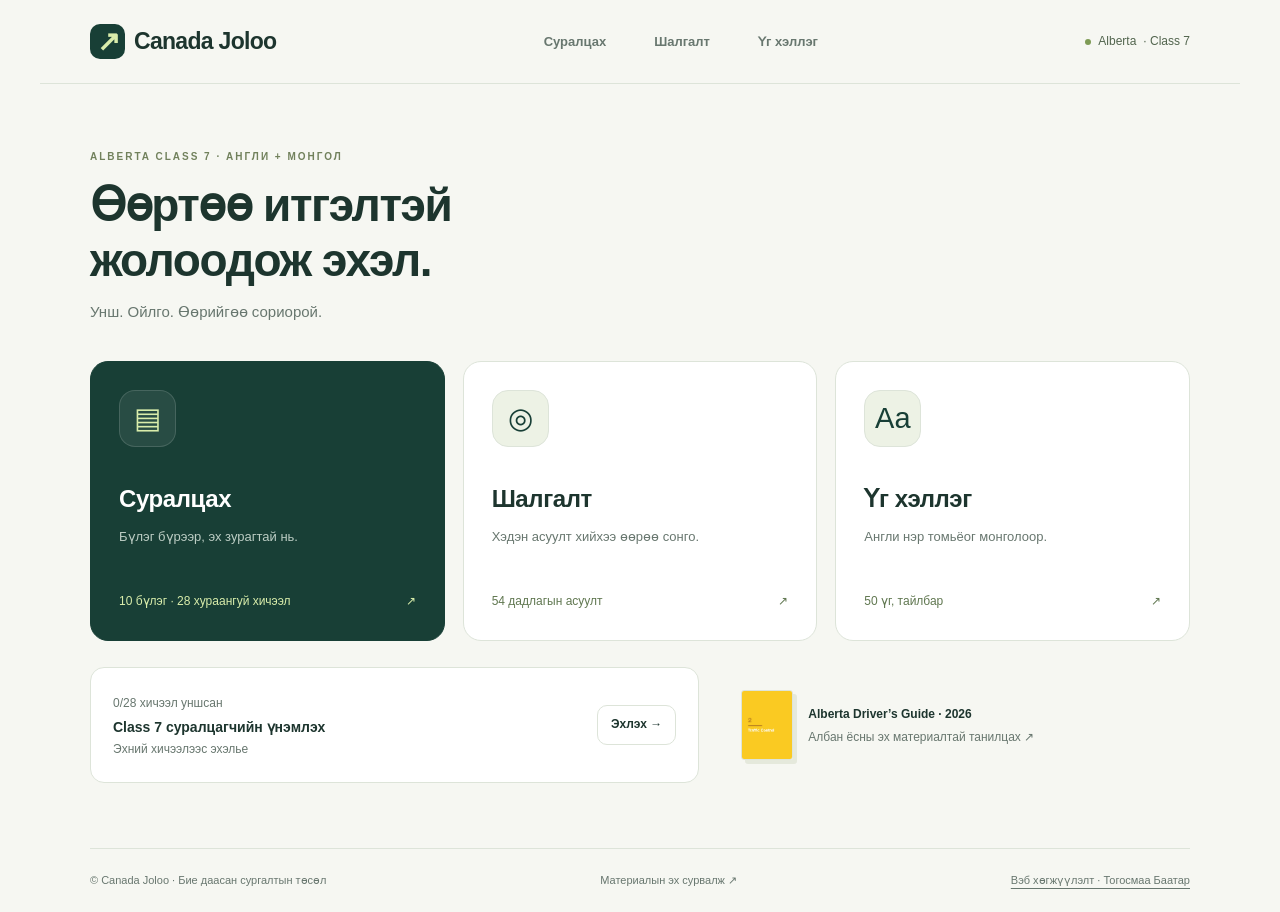
<file: index.html>
<!doctype html>
<html lang="mn"><head><meta charset="UTF-8"><meta name="viewport" content="width=device-width,initial-scale=1,viewport-fit=cover"><meta name="theme-color" content="#183f36"><meta name="description" content="Alberta-ийн жолооны гарын авлага, монгол тайлбар, зурагтай дасгал болон англи-монгол үг хэллэг."><title>Canada Joloo · Alberta Class 7</title><link rel="stylesheet" href="style.css?v=20261025-credit"><script src="content.js" defer></script><script src="questions.js" defer></script><script src="app.js" defer></script></head>
<body><a class="skip" href="#main">Үндсэн хэсэг рүү</a><header class="header"><a class="brand" href="#home" aria-label="Canada Joloo — нүүр хуудас"><span class="brand-mark" aria-hidden="true">↗</span><span class="brand-name">Canada <span>Joloo</span></span></a><nav class="desktop-nav" aria-label="Үндсэн цэс"><a href="#learn" data-nav="learn">Суралцах</a><a href="#exam" data-nav="exam">Шалгалт</a><a href="#words" data-nav="words">Үг хэллэг</a></nav><span class="region"><i></i> Alberta <span>· Class 7</span></span></header><main id="main" tabindex="-1"></main><footer><span>© Canada Joloo · Бие даасан сургалтын төсөл</span><a href="#sources">Материалын эх сурвалж ↗</a><a class="site-credit" href="https://togosmaa.vercel.app/" target="_blank" rel="noopener noreferrer">Вэб хөгжүүлэлт · Тогосмаа Баатар</a></footer><nav class="mobile-nav" aria-label="Гар утасны үндсэн цэс"><a href="#learn" data-nav="learn"><span aria-hidden="true">▤</span>Суралцах</a><a href="#exam" data-nav="exam"><span aria-hidden="true">◎</span>Шалгалт</a><a href="#words" data-nav="words"><span aria-hidden="true">Aa</span>Үг хэллэг</a></nav><dialog id="image-dialog" aria-label="Гарын авлагын зураг"><div class="dialog-head"><span>Alberta Driver’s Guide · 2026</span><button data-action="close-image" class="icon-button" aria-label="Зураг хаах">✕</button></div><div class="zoom-scroll"><img id="zoom-image" alt=""></div><p>© Government of Alberta · <a href="https://open.alberta.ca/licence" target="_blank" rel="noopener">Open Government Licence – Alberta</a></p></dialog><div id="toast" role="status"></div><noscript>Суралцах, шалгалтын үйлдлийг ашиглахын тулд JavaScript-ийг идэвхжүүлнэ үү. <a href="assets/guide/alberta-driver-guide-2026.pdf">Албан ёсны гарын авлагыг PDF-ээр унших</a></noscript></body></html>
</file>
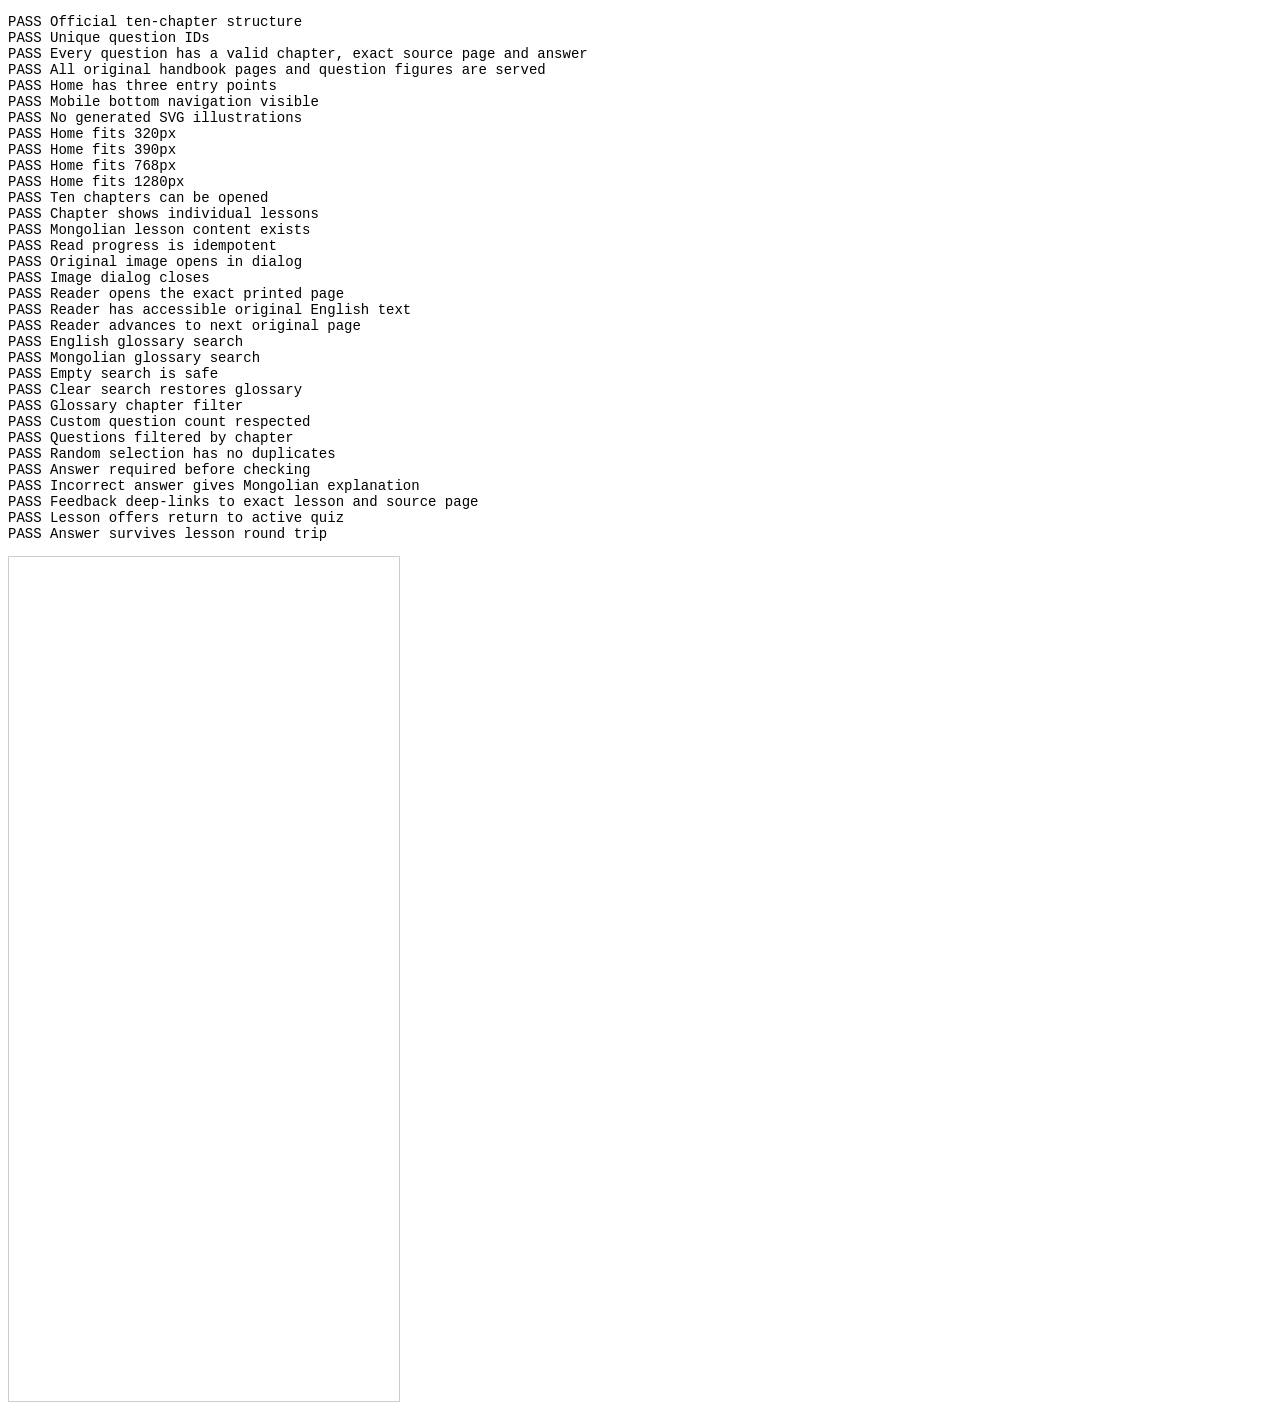
<file: tests/smoke.html>
<!doctype html><html lang="en"><meta charset="utf-8"><title>Canada Joloo browser integration checks</title><script src="../content.js"></script><script src="../questions.js"></script><style>body{font:14px monospace}iframe{border:1px solid #ccc;width:390px;height:844px}pre{white-space:pre-wrap}</style><pre id="results">RUNNING</pre><iframe title="App under test"></iframe><script>
(async()=>{
const output=document.querySelector('#results'),frame=document.querySelector('iframe'),lines=[],errors=[];
const assert=(condition,label)=>{if(!condition)throw Error(label);lines.push('PASS '+label);output.textContent=lines.join('\n');};
const tick=()=>new Promise(r=>setTimeout(r,45));
let w,d,loadCount=0;const load=async(hash='home')=>{await new Promise(r=>{frame.onload=r;frame.src='../index.html?browsercheck='+(++loadCount)+'#'+hash;});w=frame.contentWindow;d=frame.contentDocument;w.addEventListener('error',e=>errors.push(e.message));await tick();};
const click=selector=>{const el=d.querySelector(selector);if(!el)throw Error('Missing '+selector);el.click();};
const route=async(hash)=>{w.location.hash=hash;await tick();};
const change=(selector,value,type='change')=>{const el=d.querySelector(selector);el.value=value;el.dispatchEvent(new w.Event(type,{bubbles:true}));};
const snapshot={local:localStorage.getItem('zam-learning-v2'),old:localStorage.getItem('zam-progress-v1'),session:sessionStorage.getItem('zam-session-v2')};
try{
 localStorage.removeItem('zam-learning-v2');localStorage.removeItem('zam-progress-v1');sessionStorage.removeItem('zam-session-v2');
 assert(CHAPTERS.length===10,'Official ten-chapter structure');
 assert(new Set(QUESTIONS.map(q=>q.id)).size===QUESTIONS.length,'Unique question IDs');
 assert(QUESTIONS.every(q=>{const l=LESSONS.find(l=>l.id===q.lesson),c=CHAPTERS.find(c=>c.id===q.chapter);return l&&l.chapter===c.id&&q.page>=c.start&&q.page<=c.end&&q.options.length===4&&q.correct>=0&&q.correct<4;}),'Every question has a valid chapter, exact source page and answer');
 const paths=[...new Set([...LESSONS.filter(l=>l.image).map(l=>'assets/figures/'+l.image+'.jpg'),...QUESTIONS.filter(q=>q.image).map(q=>'assets/figures/'+q.image+'.jpg'),...CHAPTERS.flatMap(c=>Array.from({length:c.end-c.start+1},(_,i)=>'assets/guide/page-'+String(c.start+i+2).padStart(3,'0')+'.jpg'))])];
 const statuses=await Promise.all(paths.map(p=>fetch('../'+p,{method:'HEAD'}).then(r=>r.ok)));assert(statuses.every(Boolean),'All original handbook pages and question figures are served');
 await load();assert(d.querySelectorAll('.entry').length===3,'Home has three entry points');assert(w.getComputedStyle(d.querySelector('.mobile-nav')).display==='grid','Mobile bottom navigation visible');assert(!d.querySelector('svg'),'No generated SVG illustrations');
 for(const size of [320,390,768,1280]){frame.style.width=size+'px';await tick();assert(d.documentElement.scrollWidth<=size,`Home fits ${size}px`);}frame.style.width='390px';await tick();
 await route('learn');assert(d.querySelectorAll('.chapter-card').length===10,'Ten chapters can be opened');click('a[href="#chapter/2"]');await tick();assert(d.querySelectorAll('.lesson-row').length===4,'Chapter shows individual lessons');click('a[href="#lesson/signals"]');await tick();assert(d.querySelector('.rules li'),'Mongolian lesson content exists');click('[data-action="mark-read"]');click('[data-action="mark-read"]');assert(JSON.parse(localStorage.getItem('zam-learning-v2')).read.length===1,'Read progress is idempotent');click('.figure button');assert(d.querySelector('dialog').open,'Original image opens in dialog');d.querySelector('[data-action="close-image"]').click();assert(!d.querySelector('dialog').open,'Image dialog closes');click('.reference');await tick();assert(d.querySelector('.reader-image img').getAttribute('src').endsWith('page-024.jpg'),'Reader opens the exact printed page');await new Promise(r=>setTimeout(r,100));assert(d.querySelector('#page-text').textContent.includes('Traffic control signals'),'Reader has accessible original English text');click('[data-reader="23"]');await tick();assert(d.querySelector('.reader-page').value==='23','Reader advances to next original page');
 await route('words');change('#word-search','yield','input');assert(d.querySelectorAll('.word-card').length===1,'English glossary search');change('#word-search','сохор','input');assert(d.querySelectorAll('.word-card').length>0,'Mongolian glossary search');change('#word-search','<img onerror=alert(1)>','input');assert(d.querySelector('.empty')&&!d.querySelector('#word-results img'),'Empty search is safe');click('[data-action="clear-words"]');assert(d.querySelectorAll('.word-card').length===WORDS.length,'Clear search restores glossary');change('#word-chapter','10');assert(d.querySelectorAll('.word-card').length===3,'Glossary chapter filter');
 await route('exam?chapter=2');change('#question-count','3','input');click('button[type="submit"]');await tick();assert(w.eval('session.ids.length')===3,'Custom question count respected');assert(w.eval('session.ids.every(id=>byQuestion(id).chapter===2)'),'Questions filtered by chapter');assert(w.eval('new Set(session.ids).size')===3,'Random selection has no duplicates');assert(d.querySelector('#answer-button').disabled,'Answer required before checking');
 const q=w.eval('byQuestion(session.ids[session.index])');const wrong=(q.correct+1)%4;click('[data-answer="'+wrong+'"]');click('[data-action="check-answer"]');assert(d.querySelector('.feedback.bad'),'Incorrect answer gives Mongolian explanation');const href=d.querySelector('.feedback a').getAttribute('href');assert(href==='#lesson/'+q.lesson+'?page='+q.page,'Feedback deep-links to exact lesson and source page');click('.feedback a');await tick();assert(d.querySelector('.resume-strip'),'Lesson offers return to active quiz');click('.resume-strip a');await tick();assert(w.eval('session.checked')&&d.querySelector('.feedback.bad'),'Answer survives lesson round trip');
 await new Promise(r=>{frame.onload=r;w.location.reload();});w=frame.contentWindow;d=frame.contentDocument;await tick();assert(w.eval('session.checked && session.answers.length===1'),'Reload restores checked answer without double counting');click('[data-action="next-question"]');assert(w.eval('session.index')===1,'Resume continues to the next question');
 await route('exam');change('#exam-chapter','all');change('#question-count','30','input');click('button[type="submit"]');await tick();const ids=w.eval('[...session.ids]');assert(ids.length===30&&new Set(ids).size===30,'30-question exam is unique');
 for(let i=0;i<30;i++){const correct=w.eval('byQuestion(session.ids[session.index]).correct');click('[data-answer="'+(i<25?correct:(correct+1)%4)+'"]');click('[data-action="check-answer"]');assert(d.querySelector('.feedback'),'Immediate feedback for question '+(i+1));click('[data-action="next-question"]');}await tick();assert(d.querySelector('.score-ring').textContent==='25/30','Result counts 25 correct answers exactly');assert(d.querySelectorAll('.result-list details').length===30,'All exam questions can be reviewed');click('[data-action="retry"]');await tick();assert(w.eval('session.ids.length')===5,'Retry includes exactly the five mistakes');assert(w.eval('session.ids.every(id=>progress.answers[id]===false)'),'Retry uses incorrect answers only');
 await route('exam');change('#exam-chapter','10');change('#question-count','999','input');click('button[type="submit"]');await tick();assert(d.querySelector('#exam-form')&&!d.querySelector('.question-card'),'Invalid question count cannot start an exam');
 await route('lesson/priority');for(const size of [320,390,768,1280]){frame.style.width=size+'px';await tick();assert(d.documentElement.scrollWidth<=size,`Lesson fits ${size}px`);}frame.style.width='390px';
 await route('quiz');assert(d.documentElement.scrollWidth<=390,'Quiz fits phone width');await route('sources');assert(d.querySelector('a[href="https://open.alberta.ca/licence"]'),'Source and licence attribution present');
 assert(errors.length===0,'No browser JavaScript errors');
 localStorage.setItem('zam-learning-v2','bad json');sessionStorage.setItem('zam-session-v2',JSON.stringify({version:2,ids:['nonexistent']}));await load('learn');assert(d.querySelectorAll('.chapter-card').length===10,'Corrupt persisted data recovers safely');
 output.textContent=lines.join('\n')+'\nALL PASSED ('+lines.length+' checks)';
}catch(e){output.textContent=lines.join('\n')+'\nFAIL '+e.stack;}finally{
 for(const [storage,key,value] of [[localStorage,'zam-learning-v2',snapshot.local],[localStorage,'zam-progress-v1',snapshot.old],[sessionStorage,'zam-session-v2',snapshot.session]]){if(value===null)storage.removeItem(key);else storage.setItem(key,value);}
}
})();
</script></html>
</file>
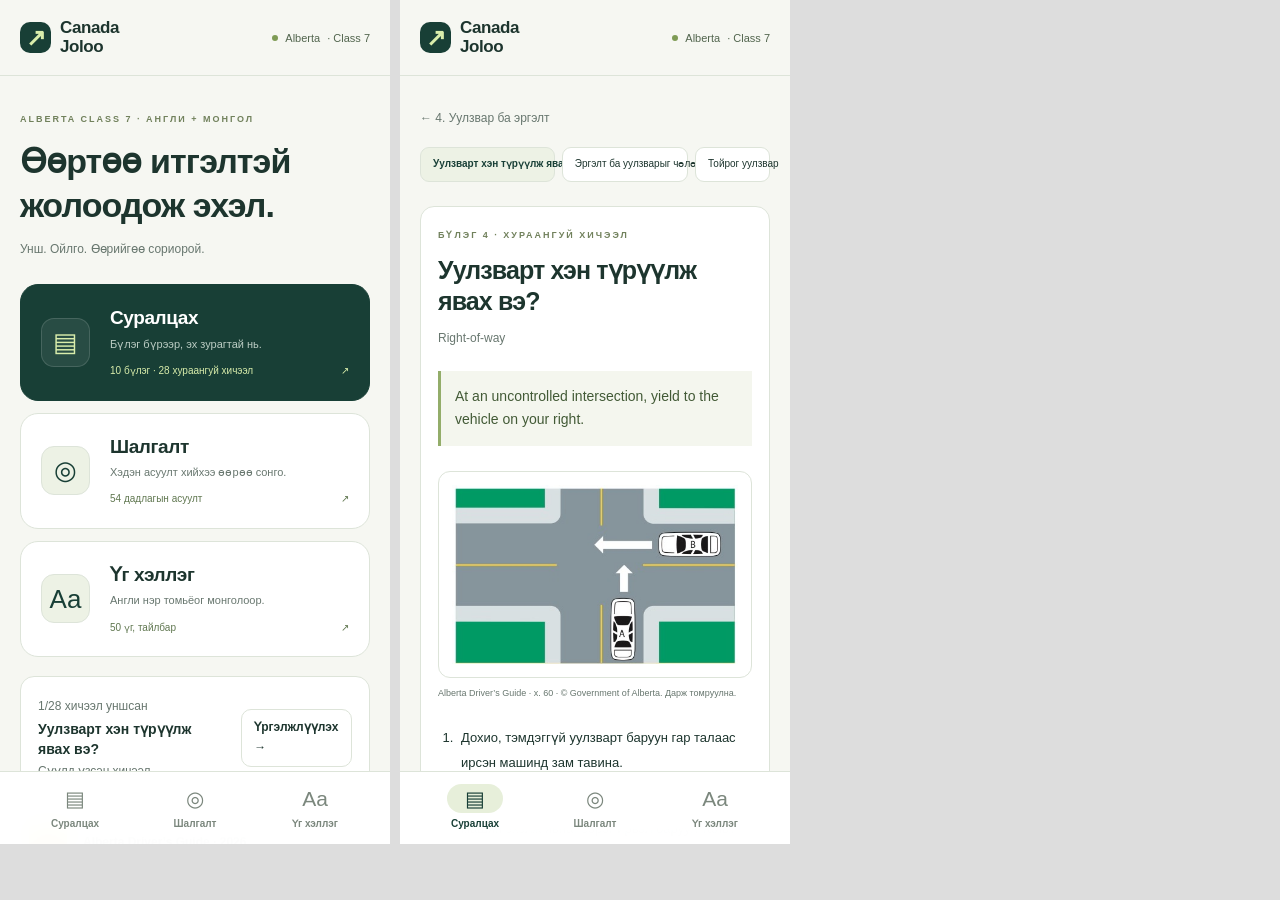
<file: tests/visual.html>
<!doctype html><meta charset="utf-8"><title>Mobile visual check</title><style>body{margin:0;background:#ddd;display:flex;gap:10px}iframe{height:844px;width:390px;flex-shrink:0;border:0}</style><iframe title="Mobile homepage" src="../index.html#home"></iframe><iframe title="Mobile lesson" src="../index.html#lesson/priority"></iframe>
</file>
<file: style.css>
:root{--bg:#f6f7f2;--paper:#fff;--ink:#1d352e;--green:#183f36;--muted:#68776f;--border:#dde4d9;--lime:#d9edab;--soft:#edf2e5;--red:#a73b31;--radius:18px}*{box-sizing:border-box}html{scroll-padding-top:30px}body{margin:0;background:var(--bg);color:var(--ink);font:15px/1.65 -apple-system,BlinkMacSystemFont,'Segoe UI',Arial,sans-serif}a{color:inherit;text-decoration:none}button,input,select{font:inherit}button,a{-webkit-tap-highlight-color:transparent;touch-action:manipulation}button{cursor:pointer;color:inherit}button:disabled{opacity:.5;cursor:not-allowed}a:focus-visible,button:focus-visible,input:focus-visible,select:focus-visible,summary:focus-visible{outline:3px solid #7ca34c;outline-offset:4px}button,a,input,select{min-width:0}img{max-width:100%;height:auto}h1,h2,h3,p{margin-top:0}h1{font-size:38px;letter-spacing:-1.4px;line-height:1.24;margin-bottom:12px}h2{font-size:23px;line-height:1.4;letter-spacing:-.4px}h3{font-size:18px;line-height:1.4}small{font-size:12px}button{border:0}main{max-width:1100px;margin:auto;padding:45px 0 65px;min-height:calc(100vh - 173px)}.header{max-width:1200px;margin:auto;display:flex;align-items:center;justify-content:space-between;padding:22px 50px;border-bottom:1px solid var(--border);gap:20px}.brand{display:flex;align-items:center;font-size:34px;font-weight:800;letter-spacing:-1.8px;line-height:1;gap:9px}.brand-mark{display:grid;place-items:center;width:35px;height:35px;border-radius:10px;background:var(--green);color:var(--lime);font-size:28px}.dot{color:#779352;margin-left:-9px}.desktop-nav{display:flex;gap:8px}.desktop-nav a{padding:9px 20px;border-radius:30px;font-size:13px;font-weight:650;color:var(--muted)}.desktop-nav a.active{color:var(--green);background:#e8eddf}.region{font-size:12px;color:#52654e;white-space:nowrap;display:flex;align-items:center;gap:7px}.region i{width:6px;height:6px;background:#7e9b55;border-radius:50%}footer{max-width:1100px;margin:auto;border-top:1px solid var(--border);padding:22px 0;display:flex;justify-content:space-between;font-size:11px;color:var(--muted);gap:16px}.mobile-nav{display:none}.eyebrow{font-size:10px;font-weight:750;letter-spacing:2px;color:#71815c;text-transform:uppercase;margin-bottom:12px}.muted{color:var(--muted)}.subtext{font-size:14px;color:var(--muted);margin:0}.page-head{margin:0 0 30px}.page-head.row{display:flex;align-items:center;justify-content:space-between;gap:20px}.row{display:flex;align-items:center;justify-content:space-between;gap:15px}.btn{display:inline-flex;justify-content:center;align-items:center;gap:12px;min-height:46px;padding:11px 20px;border:1px solid var(--border);border-radius:10px;background:#fff;font-size:13px;font-weight:650}.btn.primary{background:var(--green);color:#fff;border-color:var(--green)}.btn.lime{background:var(--lime);color:var(--green);border-color:var(--lime)}.btn:hover{filter:brightness(.96)}.btn.small{min-height:40px;padding:8px 13px;font-size:12px}.text-link{color:#496b36;font-size:13px;font-weight:650;text-decoration:underline;text-underline-offset:4px}.back{display:inline-block;font-size:12px;color:var(--muted);padding:6px 0 18px}.tag{background:var(--soft);border:1px solid var(--border);color:#587043;border-radius:20px;padding:5px 10px;font-size:10px;white-space:nowrap}.home-head{padding:20px 0 36px}.home-head h1{font-size:46px;max-width:650px;line-height:1.2}.home-head p{color:var(--muted);margin:0;font-size:15px}.entry-grid{display:grid;grid-template-columns:repeat(3,1fr);gap:18px}.entry{display:flex;flex-direction:column;border:1px solid var(--border);background:#fff;border-radius:var(--radius);padding:28px;transition:transform .2s,border-color .2s;position:relative;min-height:280px}.entry:hover{transform:translateY(-3px);border-color:#9dae85}.entry.featured{background:var(--green);color:#fff;border-color:var(--green)}.entry-icon{display:grid;place-items:center;width:57px;height:57px;border:1px solid var(--border);border-radius:16px;background:var(--soft);font-size:29px;margin-bottom:35px;color:var(--green)}.entry.featured .entry-icon{background:#ffffff12;border-color:#ffffff23;color:var(--lime)}.entry h2{margin:0 0 10px;font-size:24px}.entry p{font-size:13px;color:var(--muted);margin-bottom:22px}.entry.featured p{color:#bccdc4}.entry .entry-foot{display:flex;justify-content:space-between;font-size:12px;margin-top:auto;color:#607750}.entry.featured .entry-foot{color:var(--lime)}.home-lower{display:grid;grid-template-columns:1.3fr 1fr;gap:22px;margin-top:26px}.continue-card{display:flex;align-items:center;justify-content:space-between;gap:20px;padding:22px;border:1px solid var(--border);border-radius:14px;background:#fff}.continue-card h3{font-size:14px;margin:3px 0}.continue-card p{font-size:12px;color:var(--muted);margin:0}.source-mini{display:flex;gap:15px;align-items:center;padding:20px}.source-mini img{height:70px;width:52px;object-fit:cover;object-position:top;border:1px solid var(--border);border-radius:3px;box-shadow:4px 4px 0 #e5e9dc}.source-mini p{font-size:12px;margin:2px 0;color:var(--muted)}.chapter-grid{display:grid;grid-template-columns:1fr 1fr;gap:13px}.chapter-card{display:flex;gap:18px;align-items:flex-start;border:1px solid var(--border);border-radius:14px;background:white;padding:22px}.chapter-card:hover{border-color:#91aa6d}.chapter-number{display:grid;place-items:center;flex-shrink:0;width:42px;height:42px;background:var(--soft);border-radius:11px;font-size:14px;color:#708453;font-weight:700}.chapter-info{flex:1;min-width:0}.chapter-card h2{font-size:16px;margin:0 0 3px}.chapter-card p{color:var(--muted);font-size:11px;line-height:1.6;margin:0 0 13px}.chapter-card .row{font-size:10px;color:var(--muted)}.progress{height:4px;background:#edf0e8;border-radius:10px;overflow:hidden}.progress i{display:block;background:#89a763;height:100%}.chapter-card .progress{margin-top:9px}.chapter-layout{display:grid;grid-template-columns:1fr 300px;gap:25px}.panel{background:#fff;border:1px solid var(--border);border-radius:var(--radius);padding:27px}.lesson-list{display:flex;flex-direction:column;gap:10px}.lesson-row{display:flex;align-items:center;gap:15px;padding:20px;background:white;border:1px solid var(--border);border-radius:12px}.lesson-row:hover{border-color:#99b07e}.lesson-row .num{font-size:13px;color:#899d6c;min-width:25px}.lesson-row h3{font-size:15px;margin:0 0 4px}.lesson-row p{font-size:11px;color:var(--muted);margin:0}.lesson-row .arrow{margin-left:auto;color:#7f965e}.chapter-aside{background:#edf1e5;padding:24px;border:1px solid var(--border);border-radius:16px;height:fit-content}.chapter-aside h3{font-size:15px}.chapter-aside p{font-size:12px;color:var(--muted)}.chapter-aside .btn{width:100%;margin-top:10px}.chapter-aside .thumb{width:90px;max-height:136px;object-fit:cover;object-position:top;margin-bottom:20px;border:1px solid #dce2d5}.lesson-layout{display:grid;grid-template-columns:230px 1fr;gap:30px}.lesson-sidebar{align-self:start;position:sticky;top:25px}.lesson-sidebar h3{font-size:12px;color:var(--muted);font-weight:500}.lesson-sidebar a{display:block;border-radius:9px;padding:12px;font-size:12px;margin-bottom:4px}.lesson-sidebar a.current{background:var(--soft);font-weight:700;color:var(--green)}.lesson-body{background:white;border:1px solid var(--border);border-radius:var(--radius);padding:33px;min-width:0}.lesson-body h1{font-size:29px}.english-rule{background:#f4f6ee;border-left:3px solid #93ad6a;padding:16px 18px;margin:23px 0;font-size:16px;color:#425a36}.rules{padding-left:23px;margin:24px 0}.rules li{padding-left:4px;margin-bottom:17px;font-size:14px;line-height:1.95}.remember{padding:16px 19px;background:#fcf7e9;border-radius:10px;font-size:13px;line-height:1.9}.remember strong{display:block;font-size:11px;color:#988044;margin-bottom:4px}.figure{margin:25px 0}.figure button{display:block;width:100%;padding:18px;background:#fff;border:1px solid var(--border);border-radius:12px}.figure img{max-height:260px;object-fit:contain;display:block;margin:auto}.figure figcaption{font-size:10px;color:var(--muted);line-height:1.7;margin-top:8px}.reference{display:flex;align-items:center;gap:18px;background:var(--bg);padding:15px;border-radius:12px;margin:25px 0}.reference img{width:55px;height:80px;object-fit:cover;object-position:top;border:1px solid var(--border)}.reference h3{font-size:13px;margin-bottom:4px}.reference p{font-size:11px;color:var(--muted);margin:0}.reference .arrow{margin-left:auto}.lesson-actions{display:flex;flex-wrap:wrap;gap:12px;justify-content:space-between;margin-top:25px;padding-top:22px;border-top:1px solid var(--border)}.resume-strip{display:flex;align-items:center;justify-content:space-between;gap:14px;padding:13px 18px;border-radius:12px;background:var(--green);color:white;font-size:12px;margin-bottom:22px}.resume-strip .btn{flex-shrink:0}.reader{max-width:850px;margin:auto}.reader-controls{display:flex;gap:12px;align-items:center;justify-content:space-between;background:#fff;border:1px solid var(--border);border-radius:12px;padding:12px 16px;margin-bottom:20px}.reader-controls select{max-width:150px}.reader-image{display:block;width:100%;padding:0;border:1px solid var(--border);background:#fff}.reader-image img{display:block;width:100%}.reader details{margin-top:18px}.reader pre{white-space:pre-wrap;font:14px/1.8 inherit;padding:20px;background:#fff;border:1px solid var(--border);border-radius:12px}.reader details summary{cursor:pointer;font-size:13px;color:var(--muted);padding:10px}.form-layout{display:grid;grid-template-columns:minmax(0,640px) 1fr;gap:28px}.field{display:block;margin-bottom:23px}.field>span,.field-label{display:block;font-size:12px;font-weight:650;margin-bottom:9px}.field select,.field input,select,input[type=search],input[type=number]{border:1px solid var(--border);border-radius:9px;padding:12px;background:#fff;color:var(--ink);min-height:46px}.field select{width:100%}.field input[type=number]{width:95px}.segmented{display:flex;gap:8px;flex-wrap:wrap}.chip{min-height:42px;border:1px solid var(--border);background:white;border-radius:9px;padding:8px 16px;font-size:12px}.chip.active{background:var(--green);color:#fff;border-color:var(--green)}.count-line{display:flex;align-items:center;gap:13px;flex-wrap:wrap}.form-foot{display:flex;align-items:center;justify-content:space-between;padding-top:22px;margin-top:22px;border-top:1px solid var(--border);gap:15px}.info-card{padding:25px;background:var(--soft);border-radius:16px;height:fit-content}.info-card h3{font-size:16px}.info-card p{font-size:13px;color:var(--muted)}.info-card ol{padding-left:20px;font-size:13px;line-height:2.2}.quiz{max-width:760px;margin:auto}.quiz-top{display:flex;align-items:center;justify-content:space-between;margin-bottom:18px;font-size:12px;color:var(--muted);gap:15px}.quiz .progress{margin-bottom:28px;height:5px}.quiz h1{font-size:25px;letter-spacing:-.5px;line-height:1.5}.question-card{background:#fff;border:1px solid var(--border);border-radius:18px;padding:30px}.question-card .figure{margin:20px 0}.question-card .figure button{background:#f9faf7;min-height:155px}.question-card .figure img{max-height:205px;max-width:100%;object-fit:contain}.options{display:grid;gap:10px;margin-top:24px}.option{padding:15px;display:flex;align-items:center;gap:13px;text-align:left;border:1px solid var(--border);border-radius:10px;background:white;font-size:14px;min-height:58px}.option b{display:grid;place-items:center;flex-shrink:0;width:29px;height:29px;background:var(--bg);border-radius:7px;font-size:11px;color:#60764d}.option.selected{border-color:#6b8851;background:#f5f8ed;box-shadow:inset 0 0 0 1px #6b8851}.option.correct{background:#edf6e7;border-color:#6a9954;box-shadow:inset 0 0 0 1px #6a9954}.option.wrong{background:#fff0ec;border-color:#b96654;box-shadow:inset 0 0 0 1px #b96654}.option:disabled{opacity:1;cursor:default}.feedback{margin:23px 0 0;padding:20px;background:#eef5e9;border:1px solid #dbe8d0;border-radius:12px}.feedback.bad{background:#fff4ee;border-color:#ecd4c6}.feedback h2{font-size:15px;margin-bottom:8px}.feedback p{font-size:13px;line-height:1.9;margin:8px 0 14px}.feedback .btn{background:#fff;font-size:12px}.question-foot{display:flex;justify-content:space-between;align-items:center;gap:15px;margin-top:24px}.question-foot .muted{font-size:11px}.result-score{text-align:center;padding:25px}.result-score h1{font-size:29px}.score-ring{width:132px;height:132px;border:8px solid var(--lime);border-radius:50%;display:flex;align-items:center;justify-content:center;font-size:37px;font-weight:700;margin:22px auto}.score-ring small{font-size:16px;color:var(--muted);margin-top:10px}.result-actions{display:flex;justify-content:center;flex-wrap:wrap;gap:10px}.result-list{display:flex;flex-direction:column;gap:10px;margin-top:25px}.result-list details{border:1px solid var(--border);background:white;border-radius:12px;padding:18px}.result-list summary{cursor:pointer;font-size:13px;display:flex;gap:12px;align-items:baseline;list-style:none}.result-list summary::after{content:'+';margin-left:auto}.result-list details[open] summary::after{content:'−'}.result-list .answer-copy{font-size:12px;margin:15px 0}.ok{color:#537a3d}.bad-text{color:var(--red)}.word-tools{display:flex;gap:12px;margin-bottom:24px}.search-box{position:relative;flex:1}.search-box span{position:absolute;left:15px;top:10px;font-size:19px;color:var(--muted)}.search-box input{width:100%;padding-left:43px}.word-tools select{font-size:12px;max-width:230px}.word-grid{display:grid;grid-template-columns:1fr 1fr;gap:13px}.word-card{background:white;border:1px solid var(--border);border-radius:13px;padding:21px}.word-card h2{font-size:19px;margin:0 0 3px}.word-card h3{font-size:14px;font-weight:500;color:#5d7b43;margin:0 0 12px}.word-card p{font-size:12px;color:var(--muted);margin-bottom:15px}.word-card a{font-size:10px;color:#6f8557}.empty{text-align:center;background:white;border:1px solid var(--border);padding:45px 20px;border-radius:16px}.empty h2{font-size:19px}.source-card{display:block;background:#fff;border:1px solid var(--border);border-radius:12px;padding:22px;margin:14px 0}.source-card h2{font-size:17px}.source-card p{font-size:13px;color:var(--muted)}.narrow{max-width:760px;margin:auto}.footnote{font-size:11px;color:var(--muted);line-height:1.9;margin-top:20px}.storage-note{font-size:12px;padding:12px 18px;background:#fff2db;border-radius:10px;margin-bottom:20px}.icon-button{min-width:44px;min-height:44px;background:#edf1e5;border-radius:50%;font-size:18px}.skip{position:fixed;left:15px;top:-100px;z-index:100;background:white;padding:15px}.skip:focus{top:10px}dialog{border:0;border-radius:18px;background:#fff;padding:20px;width:95vw;max-width:1150px;max-height:92dvh}dialog::backdrop{background:#0f2b25cc}.dialog-head{display:flex;align-items:center;justify-content:space-between;gap:20px;font-size:12px;margin-bottom:15px}.zoom-scroll{overflow:auto;max-height:72dvh;overscroll-behavior:contain}.zoom-scroll img{display:block;max-width:none;width:auto;min-width:100%;height:auto;object-fit:contain}dialog p{font-size:10px;color:var(--muted);margin:12px 0 0}dialog p a{text-decoration:underline}#toast{display:none;position:fixed;left:50%;bottom:30px;transform:translateX(-50%);background:var(--green);color:white;border-radius:10px;padding:12px 22px;font-size:13px;z-index:50;width:max-content;max-width:90vw}
@media(max-width:1190px){main,footer{margin-left:32px;margin-right:32px}.header{padding:22px 32px}}@media(max-width:900px){.entry{padding:23px}.entry h2{font-size:21px}.home-lower{grid-template-columns:1fr 1fr}.chapter-layout{grid-template-columns:1fr 250px}.lesson-layout{grid-template-columns:180px 1fr;gap:20px}.lesson-body{padding:25px}.form-layout{grid-template-columns:1fr}.info-card{display:none}.chapter-card{padding:18px;gap:13px}.chapter-number{width:35px;height:35px}}@media(max-width:640px){body{font-size:14px;padding-bottom:calc(75px + env(safe-area-inset-bottom))}.header{padding:19px 20px;gap:15px}.brand{font-size:29px}.brand-mark{width:31px;height:31px;font-size:24px}.desktop-nav{display:none}.region{font-size:11px}.mobile-nav{position:fixed;bottom:0;left:0;right:0;display:grid;grid-template-columns:repeat(3,1fr);background:#fffffffa;border-top:1px solid var(--border);padding:8px 15px calc(8px + env(safe-area-inset-bottom));z-index:20;backdrop-filter:blur(12px)}.mobile-nav a{display:flex;align-items:center;flex-direction:column;gap:3px;font-size:10px;color:#7b877d;font-weight:650;padding:4px 0;min-height:52px}.mobile-nav a>span{display:grid;place-items:center;font-size:21px;width:56px;height:29px;border-radius:20px;line-height:1;font-weight:500}.mobile-nav a.active{color:var(--green)}.mobile-nav a.active>span{background:#e7efda}main{margin:0;padding:27px 20px 38px;min-height:calc(100dvh - 230px)}h1{font-size:29px;letter-spacing:-.9px}.page-head{margin-bottom:23px}.page-head.row{align-items:flex-start}.page-head.row .btn{font-size:11px;padding:9px 12px}.subtext{font-size:12px}.eyebrow{font-size:9px}.home-head{padding:9px 0 25px}.home-head h1{font-size:34px;line-height:1.3;max-width:300px}.home-head p{font-size:12px}.entry-grid{grid-template-columns:1fr;gap:12px}.entry{padding:20px;min-height:0;display:grid;grid-template-columns:52px 1fr;column-gap:17px;align-items:center}.entry-icon{grid-row:1/4;width:49px;height:49px;font-size:26px;margin:0;border-radius:13px}.entry h2{font-size:19px;margin-bottom:3px}.entry p{font-size:11px;margin-bottom:10px}.entry .entry-foot{font-size:10px}.home-lower{grid-template-columns:1fr;gap:6px;margin-top:19px}.continue-card{padding:17px}.source-mini{padding:18px 8px}.source-mini img{height:57px;width:40px}.source-mini p{font-size:11px}.chapter-grid{grid-template-columns:1fr;gap:10px}.chapter-card{padding:18px}.chapter-card h2{font-size:15px}.chapter-card p{font-size:10px}.chapter-card .row{font-size:10px}.chapter-number{width:37px;height:37px}.chapter-layout{grid-template-columns:1fr;gap:18px}.chapter-aside{padding:20px}.chapter-aside .thumb{float:right;width:62px;max-height:90px;margin:0 0 10px 15px}.chapter-aside .btn{width:auto;margin-right:5px;font-size:11px}.lesson-layout{display:block}.lesson-sidebar{position:static;display:flex;overflow-x:auto;margin:0 -20px 20px;padding:0 20px;gap:7px}.lesson-sidebar h3{display:none}.lesson-sidebar a{white-space:nowrap;border:1px solid var(--border);background:white;padding:8px 12px;font-size:10px}.lesson-body{padding:21px 17px;border-radius:14px}.lesson-body h1{font-size:25px}.rules{padding-left:19px}.rules li{font-size:13px;line-height:1.9}.english-rule{font-size:14px;padding:14px}.remember{font-size:12px}.figure button{padding:13px}.figure img{max-height:230px}.figure figcaption{font-size:9px}.reference{gap:12px;padding:12px}.reference h3{font-size:12px}.reference p{font-size:10px}.lesson-actions .btn{flex:1;font-size:11px;padding:10px}.resume-strip{padding:12px;font-size:11px;gap:9px}.resume-strip .btn{font-size:10px;padding:8px 11px}.reader-controls{padding:10px;gap:7px}.reader-controls .btn{font-size:11px;padding:8px 11px}.reader-controls select{font-size:12px;padding:8px;max-width:125px}.reader-image img{width:100%}.reader details{font-size:12px}.panel{padding:22px 18px;border-radius:14px}.field select{font-size:13px}.form-foot{align-items:flex-start}.form-foot .btn{min-width:135px}.form-foot small{font-size:10px}.question-card{padding:22px 16px}.quiz h1{font-size:22px;line-height:1.45}.quiz-top{font-size:10px}.option{font-size:13px;padding:13px 12px;gap:10px}.feedback{padding:16px}.feedback p{font-size:12px}.feedback .btn{font-size:11px;width:100%}.question-foot .btn{font-size:12px;padding:10px 15px}.question-foot .muted{font-size:10px}.question-card .figure button{min-height:130px}.question-card .figure img{max-height:160px}.word-tools{flex-wrap:wrap;gap:10px}.word-tools .search-box{flex-basis:100%}.word-tools select{max-width:100%;width:100%}.word-grid{grid-template-columns:1fr;gap:10px}.word-card{padding:20px}.word-card h2{font-size:18px}.result-score{padding:12px}.result-list details{padding:16px}.result-list summary{font-size:12px}.result-actions .btn{font-size:11px}footer{margin:0 20px;padding:18px 0;gap:12px;flex-wrap:wrap;font-size:10px}.footnote{font-size:10px}.zoom-scroll{max-height:70dvh}.zoom-scroll img{min-width:100%;max-width:none}.dialog-head{font-size:10px}#toast{bottom:calc(90px + env(safe-area-inset-bottom));font-size:12px}}@media(prefers-reduced-motion:reduce){*{scroll-behavior:auto!important;transition:none!important}}
.skip-label{position:absolute;clip:rect(0,0,0,0);width:1px;height:1px;overflow:hidden}
main:focus{outline:none}
.reader pre{font-family:inherit;font-size:14px;line-height:1.8}
.brand-name{font-size:23px;letter-spacing:-.7px;line-height:1.1;white-space:nowrap}
@media(max-width:640px){.brand-name{font-size:17px;letter-spacing:-.4px}.brand-name span{display:block}}

/* Portfolio credit. */
footer{flex-wrap:wrap}footer .site-credit{text-decoration:underline;text-underline-offset:4px;line-height:1.7}
</file>
